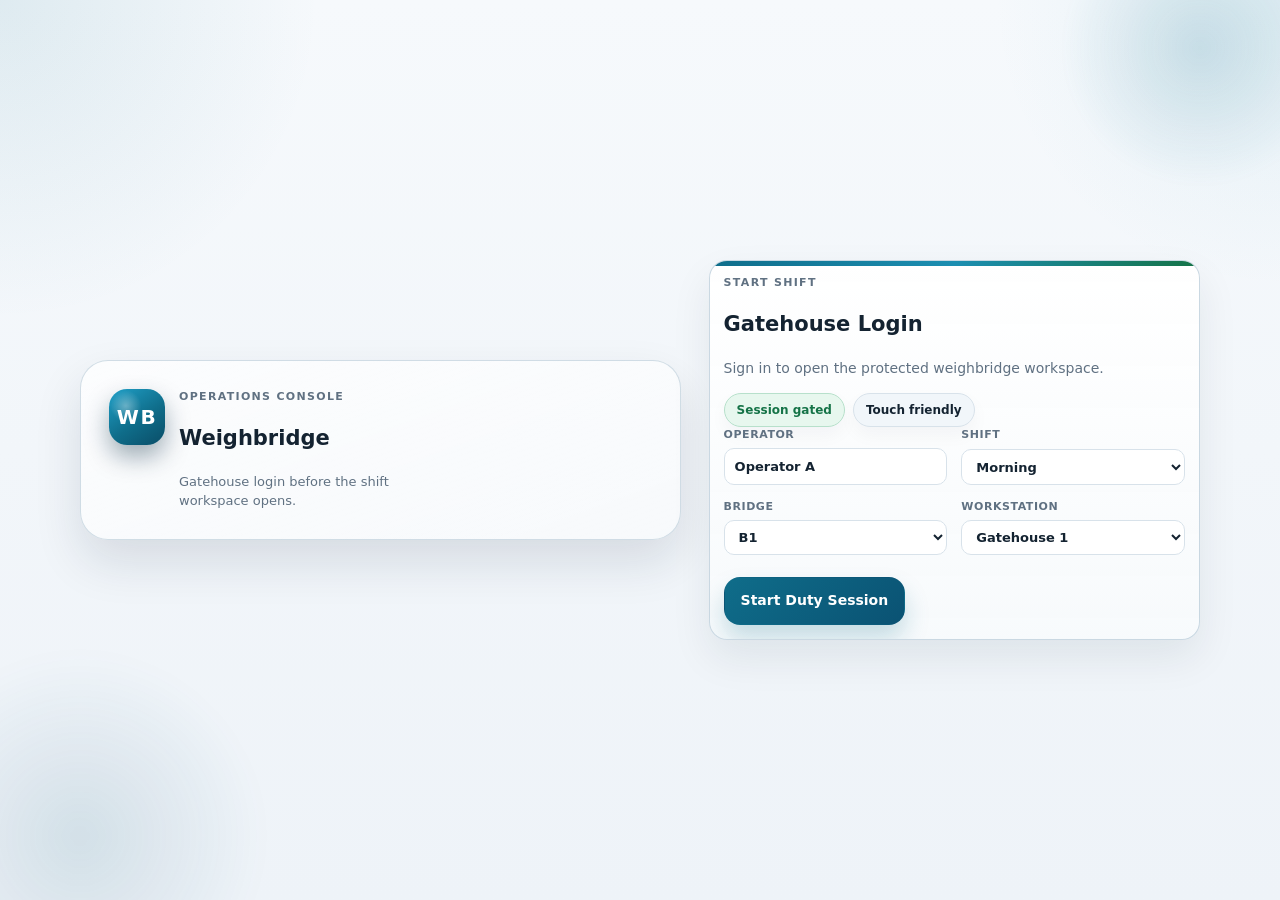
<file: index.html>
<!doctype html>
<html lang="en">
<head>
  <meta charset="UTF-8">
  <meta name="viewport" content="width=device-width,initial-scale=1">
  <title>Weighbridge Login</title>
  <link rel="stylesheet" href="styles.css">
</head>
<body>
  <section class="auth-view">
    <div class="auth-panel">
      <div class="brand-block auth-brand">
        <div class="brand-mark">WB</div>
        <div>
          <p class="eyebrow">Operations Console</p>
          <h1>Weighbridge</h1>
          <p class="brand-copy">Gatehouse login before the shift workspace opens.</p>
        </div>
      </div>

      <article class="card hero-card login-card auth-card">
        <div class="card-head">
          <div>
            <p class="eyebrow">Start shift</p>
            <h2>Gatehouse Login</h2>
            <p class="section-copy">Sign in to open the protected weighbridge workspace.</p>
          </div>
          <div class="hero-badges">
            <span class="badge ok">Session gated</span>
            <span class="badge">Touch friendly</span>
          </div>
        </div>
        <form id="loginForm" class="grid2">
          <label>Operator<input id="loginOperator" value="Operator A"></label>
          <label>Shift<select id="loginShift"><option>Morning</option><option>Afternoon</option><option>Night</option></select></label>
          <label>Bridge<select id="loginBridge"><option>B1</option><option>B2</option></select></label>
          <label>Workstation<select id="loginWorkstation"><option>Gatehouse 1</option><option>Gatehouse 2</option></select></label>
          <div class="action-row">
            <button id="startSession" class="btn primary" type="submit">Start Duty Session</button>
          </div>
        </form>
      </article>
    </div>
  </section>

  <script src="login.js"></script>
</body>
</html>
</file>
<file: styles.css>
:root{
  --bg:#eef3f8;
  --bg-accent:#e3edf7;
  --bg-gradient-start:#f6f9fc;
  --card:#ffffff;
  --card-soft:#f7fafc;
  --text:#142331;
  --muted:#607182;
  --accent:#0f6d8a;
  --accent-strong:#0a5273;
  --accent-soft:#dff2f7;
  --toast-bg:#0b1822;
  --header-bg:rgba(255,255,255,.86);
  --focus-ring:#86bdd1;
  --line:#d8e2ea;
  --line-strong:#bfd0dc;
  --shadow:0 18px 40px rgba(15,36,54,.08);
  --shadow-strong:0 22px 48px rgba(15,36,54,.12);
  --ok:#157347;
  --ok-soft:#e7f7ee;
  --warn:#a15b00;
  --warn-soft:#fff1dc;
  --danger:#b3261e;
  --danger-soft:#ffe4e1;
  --sidebar:#0c2231;
  --sidebar-soft:#163549;
}

*{box-sizing:border-box}

html{scroll-behavior:smooth}

body{
  margin:0;
  position:relative;
  isolation:isolate;
  background:
    radial-gradient(circle at top left, rgba(15,109,138,.10), transparent 20rem),
    radial-gradient(circle at 100% 0%, rgba(28,142,177,.08), transparent 18rem),
    linear-gradient(180deg, var(--bg-gradient-start) 0%, var(--bg) 100%);
  color:var(--text);
  font:500 14px/1.5 Inter, "Segoe UI Variable", "Segoe UI", system-ui, -apple-system, BlinkMacSystemFont, sans-serif;
}

body::before,
body::after{
  content:"";
  position:fixed;
  inset:auto;
  pointer-events:none;
  z-index:-1;
}

body::before{
  top:-6rem;
  right:-4rem;
  width:18rem;
  height:18rem;
  border-radius:50%;
  background:radial-gradient(circle, rgba(15,109,138,.16) 0%, rgba(15,109,138,0) 68%);
  filter:blur(4px);
}

body::after{
  left:-7rem;
  bottom:-8rem;
  width:24rem;
  height:24rem;
  border-radius:50%;
  background:radial-gradient(circle, rgba(10,82,115,.12) 0%, rgba(10,82,115,0) 68%);
  filter:blur(10px);
}

button,input,select,textarea{font:inherit}

.auth-view{
  min-height:100vh;
  padding:24px;
  display:grid;
  place-items:center;
}

.auth-panel{
  width:min(1120px,100%);
  display:grid;
  grid-template-columns:minmax(0,1.1fr) minmax(340px,.9fr);
  gap:28px;
  align-items:center;
}

.auth-brand{
  padding:28px;
  border-radius:28px;
  background:linear-gradient(160deg, rgba(255,255,255,.72), rgba(255,255,255,.46));
  border:1px solid rgba(191,208,220,.72);
  box-shadow:var(--shadow-strong);
}

.auth-brand .brand-copy{color:var(--muted);max-width:34ch}

.auth-card{position:relative;overflow:hidden}

.auth-card::before{
  content:"";
  position:absolute;
  inset:0 0 auto;
  height:5px;
  background:linear-gradient(90deg, #0f6d8a, #1c8eb1, #157347);
}

.app-shell{display:flex;min-height:100vh;height:100vh;overflow:hidden}

#sidebar{
  width:280px;
  background:
    radial-gradient(circle at top, rgba(255,255,255,.08), transparent 20rem),
    linear-gradient(180deg, #0b1f2c 0%, #102b3e 100%);
  color:#f2f7fb;
  padding:22px 16px 18px;
  display:flex;
  flex-direction:column;
  gap:20px;
  border-right:1px solid rgba(255,255,255,.08);
  box-shadow:24px 0 40px rgba(8,20,31,.10);
}

.brand-block{display:flex;gap:14px;align-items:flex-start}
.brand-mark{
  width:56px;
  height:56px;
  border-radius:18px;
  display:grid;
  place-items:center;
  background:
    radial-gradient(circle at 30% 30%, rgba(255,255,255,.35), transparent 28%),
    linear-gradient(145deg, #20a0c8, #0f6d8a 55%, #0a4d67);
  color:#fff;
  font-size:20px;
  font-weight:800;
  letter-spacing:.08em;
  box-shadow:0 12px 24px rgba(9,43,62,.38);
  flex:0 0 auto;
}

#sidebar h1,header h2{margin:0}
.brand-copy{margin:6px 0 0;color:rgba(242,247,251,.7);font-size:13px}

.eyebrow{
  margin:0 0 6px;
  color:var(--muted);
  font-size:11px;
  font-weight:800;
  letter-spacing:.12em;
  text-transform:uppercase;
}

#sidebar .eyebrow{color:rgba(222,236,247,.72)}

.nav-list{display:grid;gap:8px}
.nav{
  border:1px solid transparent;
  background:rgba(255,255,255,.03);
  color:#e8f3f9;
  padding:13px 14px;
  border-radius:16px;
  cursor:pointer;
  display:flex;
  align-items:center;
  gap:12px;
  text-align:left;
  transition:transform .18s ease, background .18s ease, border-color .18s ease, box-shadow .18s ease;
  min-height:52px;
}

.nav-icon{width:22px;text-align:center;flex:0 0 22px}
.btn-icon{display:inline-flex;align-items:center;justify-content:center}
.icon-svg{
  width:18px;
  height:18px;
  display:block;
  stroke:currentColor;
  stroke-width:1.8;
  stroke-linecap:round;
  stroke-linejoin:round;
  fill:none;
}

.nav:hover,
.nav.active{
  background:linear-gradient(135deg, rgba(255,255,255,.12), rgba(255,255,255,.06));
  border-color:rgba(183,220,236,.18);
  box-shadow:inset 0 0 0 1px rgba(255,255,255,.03), 0 12px 22px rgba(4,12,19,.12);
  transform:translateX(4px);
}

.sidebar-panel{
  margin-top:auto;
  padding:14px;
  border-radius:18px;
  background:rgba(255,255,255,.06);
  border:1px solid rgba(255,255,255,.08);
}

.sidebar-panel p{margin:10px 0 0;color:rgba(232,243,249,.78);font-size:13px}

#main{flex:1;display:flex;flex-direction:column;min-width:0}

header{
  position:sticky;
  top:0;
  z-index:4;
  background:var(--header-bg);
  -webkit-backdrop-filter:blur(14px);
  backdrop-filter:blur(14px);
  border:1px solid rgba(191,208,220,.64);
  border-radius:22px;
  box-shadow:0 12px 30px rgba(15,36,54,.08);
  display:flex;
  justify-content:space-between;
  align-items:center;
  padding:14px 20px;
  gap:16px;
  flex-wrap:wrap;
  margin-bottom:14px;
}

.header-title{display:flex;align-items:center;gap:14px}
.header-actions{display:flex;align-items:end;gap:10px;flex-wrap:wrap}

#menu{
  display:none;
  width:46px;
  height:46px;
  border-radius:14px;
  border:1px solid var(--line);
  background:var(--card);
  box-shadow:var(--shadow-strong);
}

main{padding:18px;overflow:auto;min-height:0}
.screen{display:none;animation:fadeIn .28s ease}
.screen.active{display:block}

.auth-view .hero-card{margin:0}

@keyframes fadeIn{
  from{opacity:0;transform:translateY(8px)}
  to{opacity:1;transform:none}
}

.screen-head,
.card-head{
  display:flex;
  justify-content:space-between;
  align-items:flex-start;
  gap:14px;
  flex-wrap:wrap;
}

.screen-head{margin-bottom:14px}

.section-copy{
  max-width:56ch;
  margin:8px 0 0;
  color:var(--muted);
}

.hero-card{padding:20px}
.login-card{max-width:900px}
.hero-badges,.legend-group{display:flex;gap:8px;flex-wrap:wrap}

.card{
  background:
    linear-gradient(180deg, rgba(255,255,255,.985) 0%, rgba(247,250,252,.95) 100%);
  border:1px solid rgba(191,208,220,.82);
  border-radius:18px;
  padding:14px;
  margin-bottom:8px;
  box-shadow:var(--shadow);
  transition:transform .18s ease, box-shadow .18s ease, border-color .18s ease;
}

.card:hover{transform:translateY(-2px);box-shadow:var(--shadow-strong);border-color:#b8ccd8}

.feature-card{height:100%}
.stat-card{background:var(--card)}

.stat-card:nth-child(1){border-top:4px solid #0f6d8a}
.stat-card:nth-child(2){border-top:4px solid #157347}
.stat-card:nth-child(3){border-top:4px solid #a15b00}
.stat-card:nth-child(4){border-top:4px solid #5d6bd6}

.kpis,
.grid2,
.grid3,
.grid4,
.form{
  display:grid;
  gap:14px;
}

.kpis{grid-template-columns:repeat(4,minmax(0,1fr));gap:12px}
.grid2{grid-template-columns:repeat(2,minmax(0,1fr))}
.grid3{grid-template-columns:repeat(3,minmax(0,1fr))}
.grid4{grid-template-columns:repeat(4,minmax(0,1fr))}

.kpis strong{
  display:block;
  margin-top:6px;
  font-size:27px;
  line-height:1.1;
  color:var(--accent-strong);
}

.weight{
  font-size:clamp(2.7rem, 4vw, 4rem);
  line-height:1;
  font-weight:800;
  letter-spacing:-.04em;
  color:var(--accent-strong);
  margin:10px 0 16px;
  text-shadow:0 10px 22px rgba(15,109,138,.08);
}

.status-list{display:grid;gap:10px}
.status-item{
  display:flex;
  justify-content:space-between;
  align-items:center;
  gap:12px;
  padding:12px 14px;
  background:var(--card-soft);
  border:1px solid var(--line);
  border-radius:16px;
}

.status-label{color:var(--muted);font-size:12px;font-weight:700;text-transform:uppercase;letter-spacing:.08em}

.vehicle-guide{display:grid;gap:10px;margin-top:4px}
.vehicle-guide-card{
  padding:14px;
  border-radius:18px;
  border:1px solid var(--line);
  background:var(--card-soft);
  display:grid;
  gap:4px;
}

.vehicle-guide-card strong{font-size:15px;display:inline-flex;align-items:center;gap:8px}
.vehicle-guide-card span{color:var(--muted)}
.vehicle-guide-card.truck{border-color:#c9dff1;background:#eff7fd}
.vehicle-guide-card.trailer{border-color:#d9d4ff;background:#f4f1ff}
.vehicle-guide-card.tanker{border-color:#b8e3d4;background:#edf9f4}

.alert-stack{display:grid;gap:8px;margin-top:12px}
.alert-note{
  margin:0;
  padding:12px 14px;
  border-radius:16px;
  font-weight:600;
}

.warn-tone{background:var(--warn-soft);color:var(--warn)}
.danger-tone{background:var(--danger-soft);color:var(--danger)}

.actions{display:grid;grid-template-columns:repeat(2,minmax(0,1fr));gap:10px}
.touch-actions .btn{min-height:56px}
.stack-actions{display:grid;gap:10px}

.badge,
.vehicle-tag{
  display:inline-flex;
  align-items:center;
  justify-content:center;
  gap:6px;
  padding:7px 12px;
  border:1px solid var(--line);
  border-radius:999px;
  background:#f1f6fa;
  color:var(--text);
  font-size:12px;
  font-weight:700;
  box-shadow:0 8px 18px rgba(15,36,54,.04);
}

.badge-soft{background:var(--accent-soft);border-color:#b8dce7;color:var(--accent-strong)}
.vehicle-tag.truck{background:#eff7fd;border-color:#c9dff1}
.vehicle-tag.trailer{background:#f4f1ff;border-color:#d9d4ff}
.vehicle-tag.tanker{background:#edf9f4;border-color:#b8e3d4}
.ok{color:var(--ok);background:var(--ok-soft);border-color:#b7e0cb}
.warn{color:var(--warn);background:var(--warn-soft);border-color:#f0cd95}
.danger{color:var(--danger);background:var(--danger-soft);border-color:#f0b2ae}

.btn{
  border:1px solid var(--line);
  background:#fff;
  color:var(--text);
  border-radius:16px;
  padding:12px 16px;
  cursor:pointer;
  transition:transform .16s ease, box-shadow .16s ease, background .16s ease, border-color .16s ease;
  box-shadow:0 8px 18px rgba(18,35,49,.05);
  min-height:48px;
  font-weight:700;
}

.btn:hover{transform:translateY(-1px);box-shadow:0 14px 24px rgba(18,35,49,.10)}
.btn.primary{background:linear-gradient(135deg, var(--accent), var(--accent-strong));color:#fff;border-color:transparent;box-shadow:0 14px 24px rgba(15,109,138,.22)}
.btn.warn{background:var(--warn-soft);border-color:#efca8f;color:var(--warn)}
.btn.danger{background:var(--danger-soft);border-color:#efb5b1;color:var(--danger)}
.btn:disabled{opacity:.5;cursor:not-allowed;box-shadow:none;transform:none}
.btn span,.vehicle-tag span{display:inline-flex;align-items:center}

.action-row{
  display:flex;
  gap:8px;
  flex-wrap:wrap;
  margin-top:8px;
}

.action-wrap .btn{flex:1 1 180px}

label{
  display:grid;
  gap:4px;
  font-size:11px;
  font-weight:700;
  color:var(--muted);
  text-transform:uppercase;
  letter-spacing:.05em;
}

input,select,textarea{
  width:100%;
  padding:8px 10px;
  border:1px solid var(--line);
  border-radius:10px;
  font-size:13px;
  color:var(--text);
  background:#fff;
  transition:border-color .16s ease, box-shadow .16s ease, background .16s ease;
}

input:focus,select:focus,textarea:focus{
  outline:none;
  border-color:var(--focus-ring);
  box-shadow:0 0 0 4px rgba(15,109,138,.12);
}

textarea{min-height:110px;resize:vertical}

.form{grid-template-columns:repeat(4,minmax(0,1fr));gap:10px}
.form-section{
  grid-column:1/-1;
  padding-top:2px;
  margin-top:2px;
  margin-bottom:-4px;
  border-top:none;
  color:var(--accent-soft);
  font-weight:700;
  letter-spacing:.02em;
  font-size:.85em;
}

.form-details{
  grid-column:1/-1;
  border:1px solid var(--line);
  border-radius:12px;
  background:linear-gradient(180deg, rgba(247,250,252,.95), rgba(240,245,249,.93));
  padding:10px 12px;
  margin-top:2px;
}

.form-details summary{
  cursor:pointer;
  list-style:none;
  color:var(--accent-strong);
  font-weight:700;
  letter-spacing:.02em;
  font-size:.95em;
  display:flex;
  align-items:center;
  justify-content:space-between;
  gap:8px;
  padding:0;
}

.form-details summary::-webkit-details-marker{display:none}

.form-details summary::after{
  content:"";
  width:10px;
  height:10px;
  border-right:2px solid currentColor;
  border-bottom:2px solid currentColor;
  transform:rotate(45deg) translateY(-1px);
  transition:transform .18s ease;
  opacity:.75;
}

.form-details[open] summary::after{transform:rotate(225deg) translateY(-1px)}

.form-details-body{
  display:grid;
  grid-template-columns:repeat(4,minmax(0,1fr));
  gap:10px;
  margin-top:8px;
  padding-top:8px;
  border-top:1px solid var(--line);
}

.stepper{
  display:flex;
  gap:8px;
  flex-wrap:wrap;
  margin:8px 0 12px;
  font-size:11px;
}

.stepper span{
  border:1px solid var(--line);
  border-radius:999px;
  padding:6px 10px;
  background:var(--card-soft);
  font-weight:700;
}

.toolbar{display:grid;gap:10px;margin-bottom:12px}
.support-note{margin:0;color:var(--muted)}
.emphasis-note{font-weight:700;color:var(--accent-strong)}
.chip-row{display:flex;flex-wrap:wrap;gap:8px;margin:10px 0 12px}
.empty-state{margin-top:12px;color:var(--muted);font-weight:700}
.print-summary{display:grid;gap:8px}

.table{
  max-height:380px;
  overflow:auto;
  border:1px solid var(--line);
  border-radius:18px;
  background:#fff;
}

table{width:100%;border-collapse:collapse;font-size:14px}
th,td{padding:10px 12px;border-bottom:1px solid var(--line);text-align:left;vertical-align:top}
thead th{
  position:sticky;
  top:0;
  background:#edf4f8;
  color:var(--accent-strong);
  font-size:12px;
  text-transform:uppercase;
  letter-spacing:.08em;
}

tbody tr{transition:background .16s ease}
tbody tr:hover{background:#f8fbfd}

#vehicleRows td:nth-child(2),
#exceptionRows td:nth-child(2),
#searchRows td:nth-child(8){font-weight:700}

.duty{background:linear-gradient(180deg, #ecf8fb 0%, #e4f3f7 100%);border-color:#b9dbe3}

.timeline{list-style:none;margin:0;padding:0}
.timeline li{
  position:relative;
  padding:0 0 14px 18px;
  margin-left:6px;
  border-left:2px solid #c7d9e4;
}

.timeline li::before{
  content:"";
  position:absolute;
  left:-6px;
  top:2px;
  width:10px;
  height:10px;
  border-radius:50%;
  background:var(--accent);
  box-shadow:0 0 0 4px rgba(15,109,138,.14);
}

.timeline small{
  display:block;
  margin-top:6px;
  color:var(--muted);
}

.camera{
  display:grid;
  place-items:center;
  min-height:140px;
  background:linear-gradient(135deg, #f6fbfd, #eef5f8);
  border:2px dashed var(--line-strong);
  border-radius:18px;
  color:var(--muted);
  text-align:center;
  padding:18px;
}

.modal{
  position:fixed;
  inset:0;
  background:rgba(7,14,20,.55);
  display:grid;
  place-items:center;
  z-index:10;
  padding:18px;
}

.modal .card{width:min(560px,calc(100vw - 24px))}
.hidden{display:none!important}

.toast{
  position:fixed;
  right:18px;
  bottom:18px;
  max-width:min(360px,calc(100vw - 36px));
  background:var(--toast-bg);
  color:#fff;
  padding:14px 16px;
  border-radius:16px;
  box-shadow:0 18px 40px rgba(19,37,49,.26);
  z-index:12;
}

.error{color:var(--danger);font-weight:700}

@media (prefers-reduced-motion: reduce){
  html{scroll-behavior:auto}
  *,
  *::before,
  *::after{
    animation:none!important;
    transition:none!important;
  }
  .btn:hover,
  .nav:hover,
  .nav.active{transform:none}
}

@media (max-width:1200px){
  .kpis{grid-template-columns:repeat(2,minmax(0,1fr))}
  .grid3,.form,.grid4,.form-details-body{grid-template-columns:repeat(2,minmax(0,1fr))}
}

@media (max-width:900px){
  #menu{display:grid;place-items:center}
  #sidebar{
    position:fixed;
    left:-300px;
    top:0;
    bottom:0;
    z-index:20;
    transition:left .22s ease;
  }
  #sidebar.open{left:0}
  main{padding:18px}
  header{padding:14px 18px;border-radius:20px}
  .grid2,.grid3,.grid4,.form,.kpis,.actions,.form-details-body{grid-template-columns:1fr}
  .header-actions{width:100%}
  .header-actions > *{flex:1 1 auto}
}

@media (max-width:640px){
  body{font-size:13px}
  .card{padding:16px}
  .hero-card{padding:20px}
  .action-row .btn,.header-actions .btn{width:100%}
  .header-actions{align-items:stretch}
  .badge,.vehicle-tag{width:100%;justify-content:center}
  .status-item,.card-head,.screen-head{align-items:stretch}
  .weight{font-size:2.4rem}
  .camera{min-height:120px}
}

@media (min-width:1400px){
  .form{grid-template-columns:repeat(5,minmax(0,1fr))}
  .form-details-body{grid-template-columns:repeat(5,minmax(0,1fr))}
  .ticket-layout{align-items:start}
  .ticket-layout .feature-card:first-child{position:sticky;top:86px}
  .dashboard-grid{align-items:start}
}
</file>
